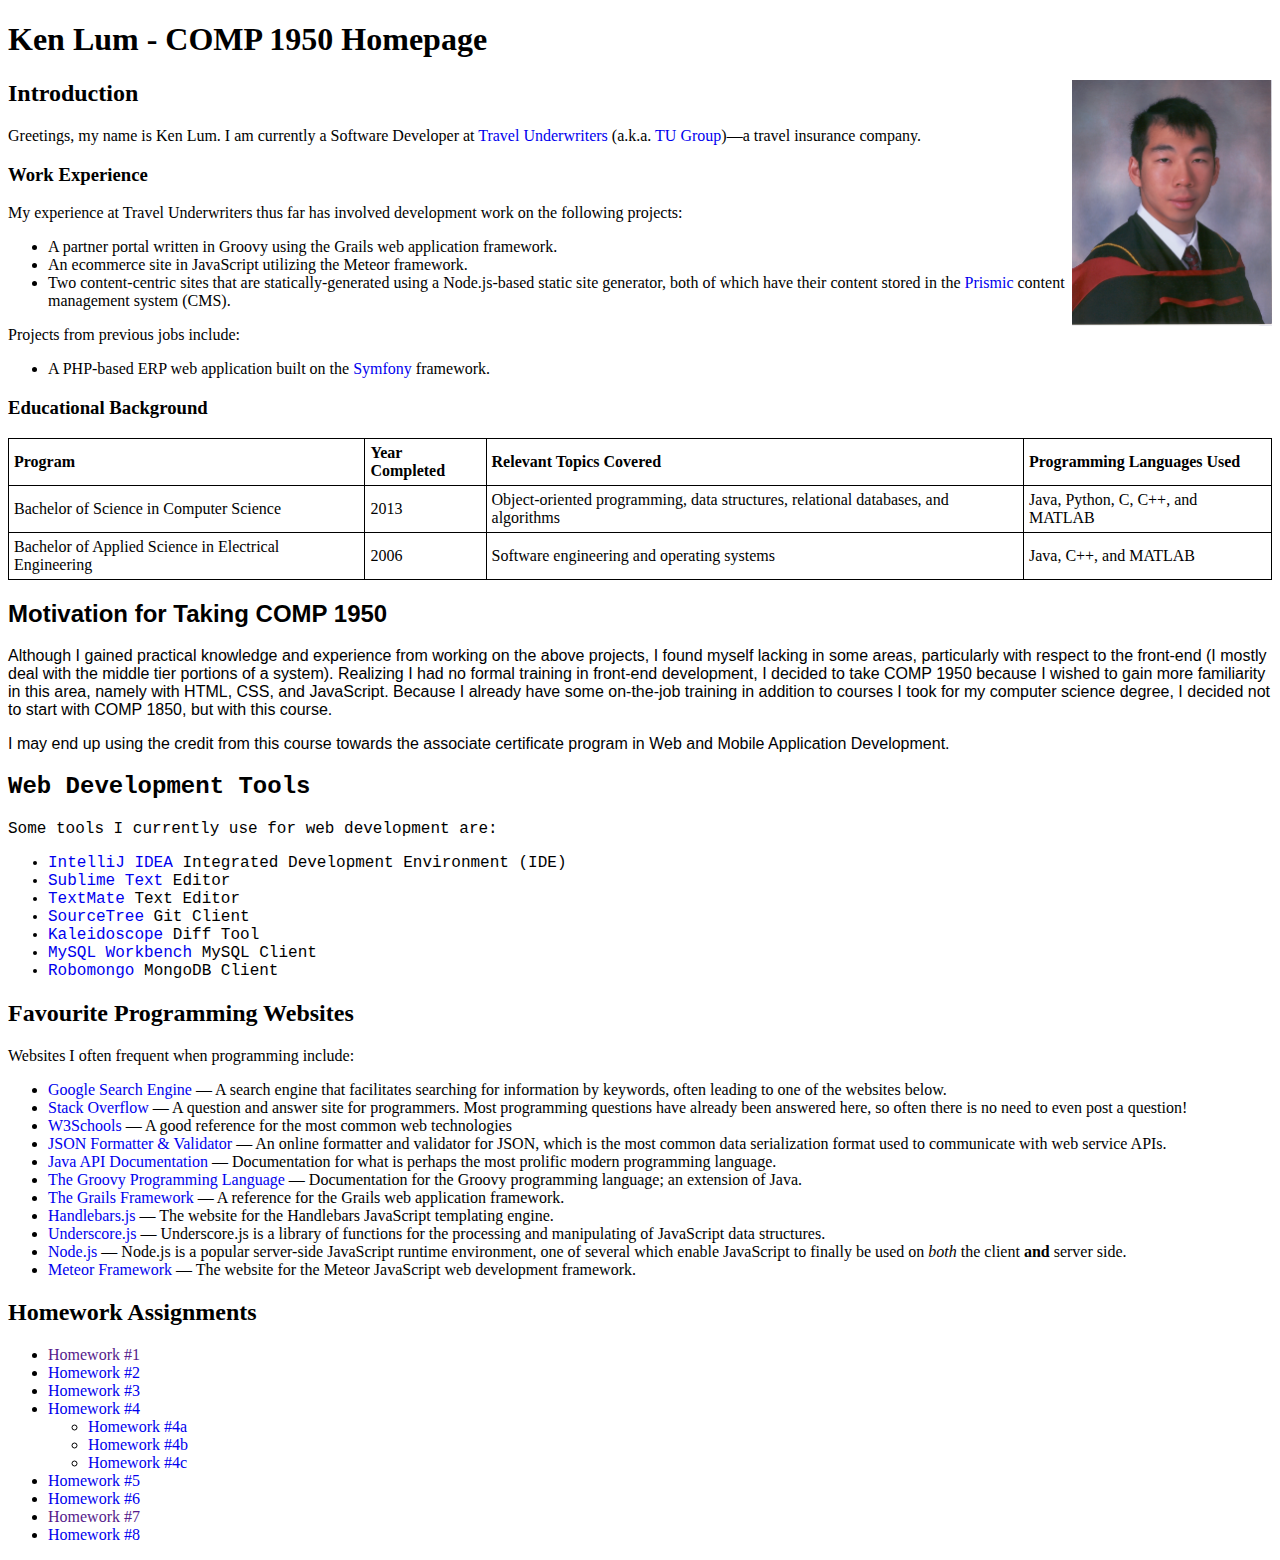
<file: hw1/index.html>
<!DOCTYPE html>
<!--Ken Lum-->
<!--COMP 1950-->
<html>
<head>
    <meta charset="UTF-8">
    <title>Ken Lum - COMP 1950 Homepage</title>
    <link rel="icon" type="image/jpeg" href="./images/pi_avatar.jpg">
    <link rel="stylesheet" type="text/css" href="./css/styles.css">
    <base target="_blank">
</head>
<body>
    <h1>Ken Lum - COMP 1950 Homepage</h1>
    <section class="personal">
        <img src="./images/grad0.jpg" id="profilePic" alt="Profile Picture">
        <h2>Introduction</h2>
        <p>Greetings, my name is Ken Lum. I am currently a Software Developer at <a href="https://www.linkedin.com/company/travel-underwriters-insurance">Travel Underwriters</a>
            (a.k.a. <a href="http://tugroup.com/">TU Group</a>)&mdash;a travel insurance company.</p>
        <h3>Work Experience</h3>
        <p>My experience at Travel Underwriters thus far has involved development work on the following projects:</p>
        <ul>
            <li>A partner portal written in Groovy using the Grails web application framework.</li>
            <li>An ecommerce site in JavaScript utilizing the Meteor framework.</li>
            <li>Two content-centric sites that are statically-generated using a Node.js-based static site generator, both of which have their content stored in the <a href="https://prismic.io/">Prismic</a> content
            management system (CMS).</li>
        </ul>
        <p>Projects from previous jobs include:</p>
        <ul>
            <li>A PHP-based ERP web application built on the <a href="http://symfony.com/">Symfony</a> framework.</li>
        </ul>
        <h3>Educational Background</h3>
        <table class="table-education">
            <tr>
                <th>Program</th>
                <th>Year Completed</th>
                <th>Relevant Topics Covered</th>
                <th>Programming Languages Used</th>
            </tr>
            <tr>
                <td>Bachelor of Science in Computer Science</td>
                <td>2013</td>
                <td>Object-oriented programming, data structures, relational databases, and algorithms</td>
                <td>Java, Python, C, C++, and MATLAB</td>
            </tr>
            <tr>
                <td>Bachelor of Applied Science in Electrical Engineering</td>
                <td>2006</td>
                <td>Software engineering and operating systems</td>
                <td>Java, C++, and MATLAB</td>
            </tr>
        </table>
    </section>
    <section class="motivation">
        <h2>Motivation for Taking COMP 1950</h2>
        <p>Although I gained practical knowledge and experience from working on the above projects, I found myself lacking in some areas, particularly with respect to the front-end (I
            mostly deal with the middle tier portions of a system). Realizing I had no formal training in front-end development, I decided to take COMP 1950 because I wished to gain
            more familiarity in this area, namely with HTML, CSS, and JavaScript. Because I already have some on-the-job training in addition to courses I took for my computer science
            degree, I decided not to start with COMP 1850, but with this course.</p>
        <p>I may end up using the credit from this course towards the associate certificate program in Web and Mobile Application Development.</p>
    </section>
    <section class="tools">
        <h2>Web Development Tools</h2>
        <p>Some tools I currently use for web development are:</p>
        <ul>
            <li><a href="https://www.jetbrains.com/idea/">IntelliJ IDEA</a> Integrated Development Environment (IDE)</li>
            <li><a href="http://www.sublimetext.com/">Sublime Text</a> Editor</li>
            <li><a href="https://macromates.com/">TextMate</a> Text Editor</li>
            <li><a href="http://www.sourcetreeapp.com/">SourceTree</a> Git Client</li>
            <li><a href="http://www.kaleidoscopeapp.com/">Kaleidoscope</a> Diff Tool</li>
            <li><a href="https://www.mysql.com/products/workbench/">MySQL Workbench</a> MySQL Client</li>
            <li><a href="http://robomongo.org/">Robomongo</a> MongoDB Client</li>
        </ul>
    </section>
    <section class="websites">
        <h2>Favourite Programming Websites</h2>
        <p>Websites I often frequent when programming include:</p>
        <ul>
            <li><a href="https://www.google.ca">Google Search Engine</a> &mdash; A search engine that facilitates searching for information by keywords, often leading to one of the websites below.</li>
            <li><a href="http://stackoverflow.com/">Stack Overflow</a> &mdash; A question and answer site for programmers. Most programming questions have already been answered here, so often there is no need to even post a question!</li>
            <li><a href="http://www.w3schools.com/">W3Schools</a> &mdash; A good reference for the most common web technologies</li>
            <li><a href="http://jsonformatter.curiousconcept.com/">JSON Formatter & Validator</a> &mdash; An online formatter and validator for JSON, which is the most common data serialization format used to communicate with web service APIs.</li>
            <li><a href="http://docs.oracle.com/javase/7/docs/api/">Java API Documentation</a> &mdash; Documentation for what is perhaps the most prolific modern programming language.</li>
            <li><a href="http://www.groovy-lang.org/">The Groovy Programming Language</a> &mdash; Documentation for the Groovy programming language; an extension of Java.</li>
            <li><a href="https://grails.org/">The Grails Framework</a> &mdash; A reference for the Grails web application framework.</li>
            <li><a href="http://handlebarsjs.com/">Handlebars.js</a> &mdash; The website for the Handlebars JavaScript templating engine.</li>
            <li><a href="http://underscorejs.org/">Underscore.js</a> &mdash; Underscore.js is a library of functions for the processing and manipulating of JavaScript data structures.</li>
            <li><a href="https://nodejs.org/">Node.js</a> &mdash; Node.js is a popular server-side JavaScript runtime environment, one of several which enable JavaScript to finally be used on <em>both</em> the client <strong>and</strong> server side.</li>
            <li><a href="https://www.meteor.com/">Meteor Framework</a> &mdash; The website for the Meteor JavaScript web development framework.</li>
        </ul>
    </section>
    <section class="assignments">
        <h2>Homework Assignments</h2>
        <ul>
            <li><a href="">Homework #1</a></li>
            <li><a href="./hw2">Homework #2</a></li>
            <li><a href="./hw3">Homework #3</a></li>
            <li><a href="./hw4">Homework #4</a></li>
            <li class="sublist">
                <ul>
                    <li><a href="./hw4a">Homework #4a</a></li>
                    <li><a href="./hw4b">Homework #4b</a></li>
                    <li><a href="./hw4c">Homework #4c</a></li>
                </ul>
            </li>
            <li><a href="./hw5">Homework #5</a></li>
            <li><a href="./hw6">Homework #6</a></li>
            <li><a href="">Homework #7</a></li>
            <li><a href="./hw8">Homework #8</a></li>
        </ul>
    </section>
</body>
</html>
</file>
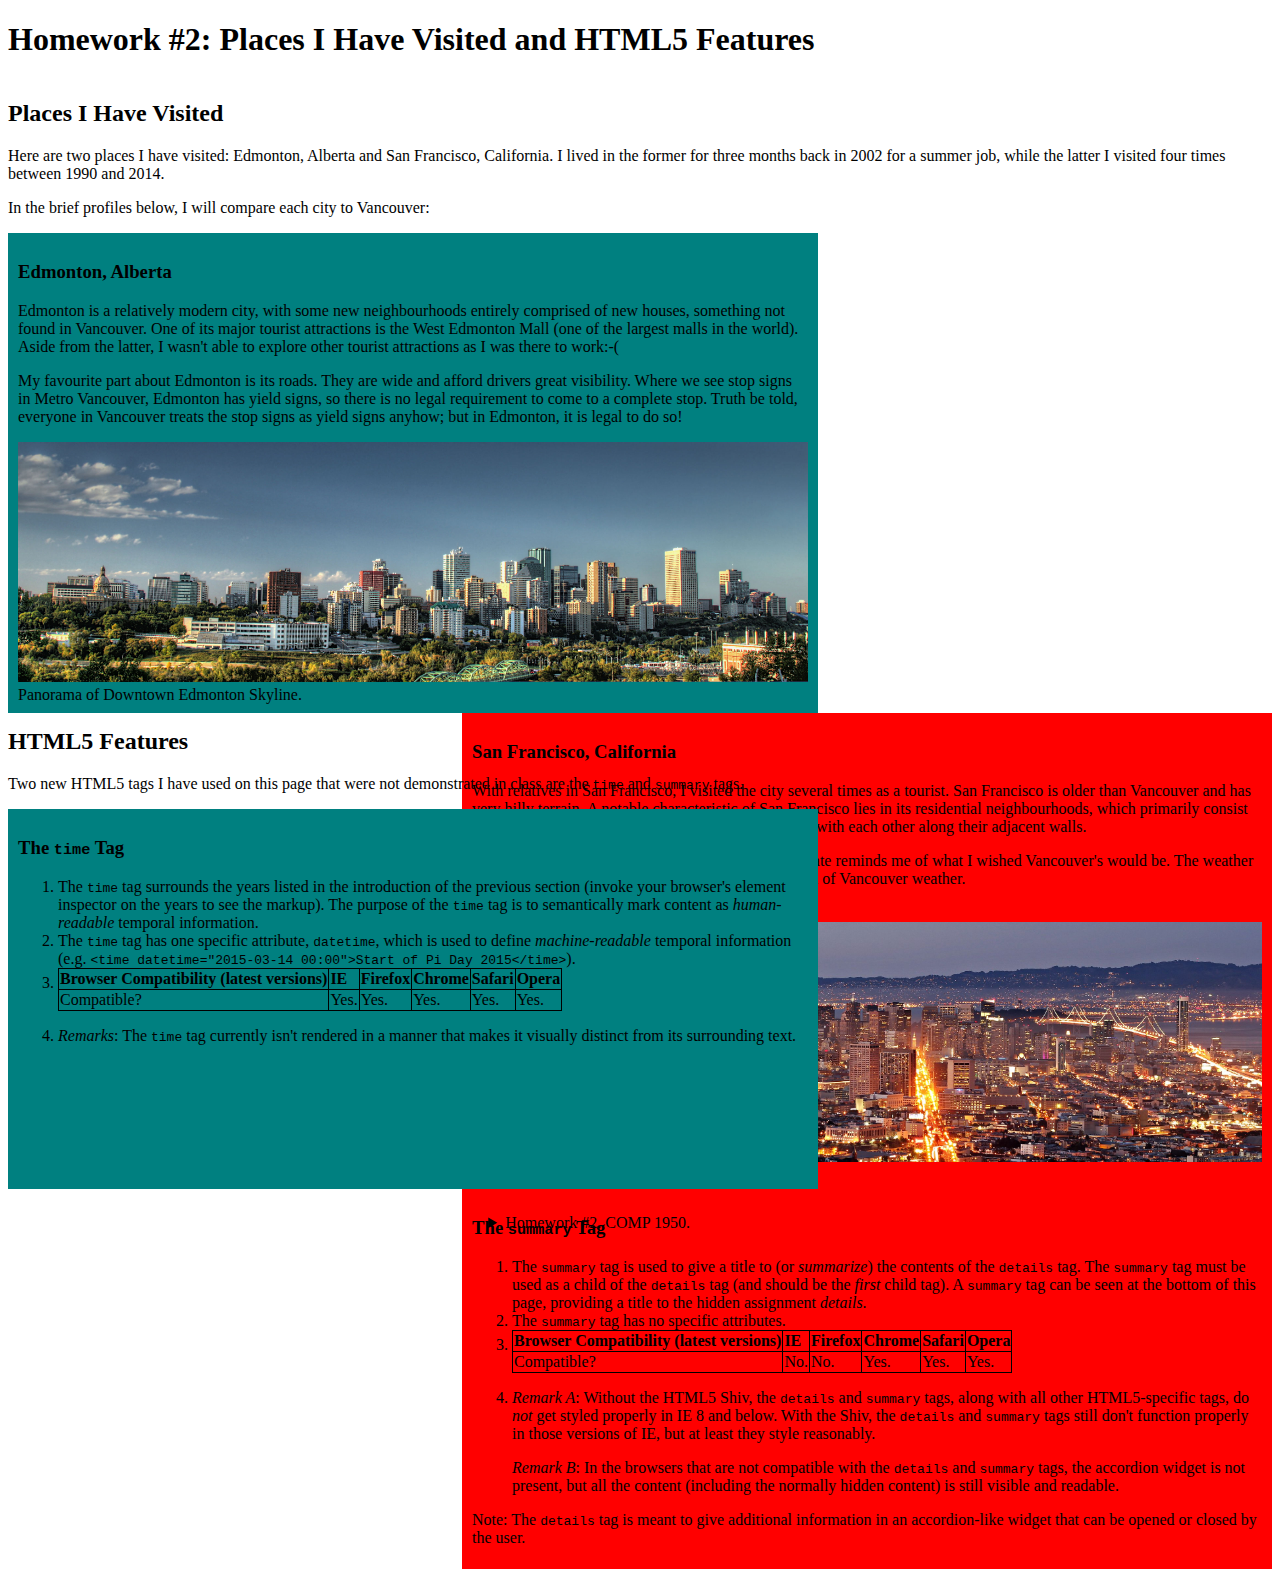
<file: hw2/index.html>
<!DOCTYPE html>
<!--Ken Lum-->
<!--COMP 1950-->
<html>
<head>
    <title>Homework #2: Places I Have Visited and HTML5 Features</title>
    <meta charset="utf-8">
    <link rel="icon" type="image/jpeg" href="./images/pi_avatar.jpg">
    <link rel="stylesheet" type="text/css" href="./css/styles.css">
    <base target="_blank">

    <!--[if lt IE 9]>
        <script src="http://html5shiv.googlecode.com/svn/trunk/html5.js"></script>
    <![endif]-->
</head>
<body>
    <main>
        <header>
            <h1>Homework #2: Places I Have Visited and HTML5 Features</h1>
        </header>
        <section class="content-block">
            <h2>Places I Have Visited</h2>
            <p>
                Here are two places I have visited: Edmonton, Alberta and San Francisco, California. I lived in the
                former for three months back in <time>2002</time> for a summer job, while the latter I visited four
                times between <time>1990</time> and <time>2014</time>.</p>
            <p>
                In the brief profiles below, I will compare each city to Vancouver:
            </p>
            <div class="column-pair" id="column-pair-0">
                <article class="column-left">
                    <h3>Edmonton, Alberta</h3>
                    <p>
                        Edmonton is a relatively modern city, with some new neighbourhoods
                        entirely comprised of new houses, something not found in Vancouver.
                        One of its major tourist attractions is the West Edmonton Mall (one
                        of the largest malls in the world). Aside from the latter, I wasn't
                        able to explore other tourist attractions as I was there to work:-(
                    </p>
                    <p>
                        My favourite part about Edmonton is its roads. They are wide and afford drivers
                        great visibility. Where we see stop signs in Metro Vancouver, Edmonton has yield
                        signs, so there is no legal requirement to come to a complete stop. Truth be told,
                        everyone in Vancouver treats the stop signs as yield signs anyhow; but in Edmonton, it
                        is legal to do so!
                    </p>
                    <figure>
                        <img src="images/edmonton.jpg" alt="Edmonton, AB">
                        <figcaption>Panorama of Downtown Edmonton Skyline.</figcaption>
                    </figure>
                </article>
                <article class="column-right">
                    <h3>San Francisco, California</h3>
                    <p>
                        With relatives in San Francisco, I visited the city several times as a
                        tourist. San Francisco is older than Vancouver and has very hilly terrain.
                        A notable characteristic of San Francisco lies in its residential neighbourhoods,
                        which primarily consist of row houses&mdash;houses which are in physical contact with
                        each other along their adjacent walls.
                    </p>
                    <p>
                        My favourite part about San Francisco is that its climate reminds me of what I wished Vancouver's
                        would be. The weather is essentially a warmer, foggier, and less rainy version of Vancouver weather.
                    </p>
                    <br>
                    <figure>
                        <img src="images/san_francisco.jpg" alt="San Francisco, CA">
                        <figcaption>Panorama of Downtown San Francisco Skyline.</figcaption>
                    </figure>
                </article>
            </div>
        </section>
        <section class="content-block">
            <h2>HTML5 Features</h2>
            <p>
                Two new HTML5 tags I have used on this page that were not demonstrated in class are the <code>time</code> and <code>summary</code> tags.
            </p>
            <div class="column-pair" id="column-pair-1">
                <!--Unlike the above 'column-left' and 'column-right' 'article' elements, the corresponding elements here
                have instead been semantically marked as sections as they refer to other parts of this page and therefore
                do NOT qualify as articles since they are not examples of STANDALONE content.-->
                <section class="column-left">
                    <h3>The <code>time</code> Tag</h3>
                    <ol>
                        <li>
                            The <code>time</code> tag surrounds the years listed in the introduction of the previous section
                            (invoke your browser's element inspector on the years to see the markup). The purpose of the
                            <code>time</code> tag is to semantically mark content as <em>human-readable</em> temporal information.
                        </li>
                        <li>
                            The <code>time</code> tag has one specific attribute, <code>datetime</code>, which is used to define
                            <em>machine-readable</em> temporal information (e.g. <code>&lt;time datetime=&quot;2015-03-14 00:00&quot;&gt;Start
                            of Pi Day 2015&lt;/time&gt;</code>).
                        </li>
                        <li>
                            <table>
                                <tr>
                                    <th>Browser Compatibility (latest versions)</th>
                                    <th>IE</th>
                                    <th>Firefox</th>
                                    <th>Chrome</th>
                                    <th>Safari</th>
                                    <th>Opera</th>
                                </tr>
                                <tr>
                                    <td>Compatible?</td>
                                    <td>Yes.</td>
                                    <td>Yes.</td>
                                    <td>Yes.</td>
                                    <td>Yes.</td>
                                    <td>Yes.</td>
                                </tr>
                            </table>
                        </li>
                        <li>
                            <p>
                                <em>Remarks</em>: The <code>time</code> tag currently isn't rendered in a manner that makes
                                it visually distinct from its surrounding text.
                            </p>
                        </li>
                    </ol>
                </section>
                <section class="column-right">
                    <h3>The <code>summary</code> Tag</h3>
                    <ol>
                        <li>
                            The <code>summary</code> tag is used to give a title to (or <em>summarize</em>) the contents of the
                            <code>details</code> tag. The <code>summary</code> tag must be used as a child of the
                            <code>details</code> tag (and should be the <em>first</em> child tag). A <code>summary</code> tag can be seen at the bottom of this page, providing
                            a title to the hidden assignment <em>details</em>.
                        </li>
                        <li>
                            The <code>summary</code> tag has no specific attributes.
                        </li>
                        <li>
                            <table>
                                <tr>
                                    <th>Browser Compatibility (latest versions)</th>
                                    <th>IE</th>
                                    <th>Firefox</th>
                                    <th>Chrome</th>
                                    <th>Safari</th>
                                    <th>Opera</th>
                                </tr>
                                <tr>
                                    <td>Compatible?</td>
                                    <td>No.</td>
                                    <td>No.</td>
                                    <td>Yes.</td>
                                    <td>Yes.</td>
                                    <td>Yes.</td>
                                </tr>
                            </table>
                        </li>
                        <li>
                            <p>
                                <em>Remark A</em>: Without the HTML5 Shiv, the <code>details</code> and <code>summary</code>
                                tags, along with all other HTML5-specific tags, do <em>not</em> get styled properly in IE 8
                                and below. With the Shiv, the <code>details</code> and <code>summary</code> tags still don't
                                function properly in those versions of IE, but at least they style reasonably.
                            </p>
                            <p>
                                <em>Remark B</em>: In the browsers that are not compatible with the <code>details</code>
                                and <code>summary</code> tags, the accordion widget is not present, but all the content
                                (including the normally hidden content) is still visible and readable.
                            </p>
                        </li>
                    </ol>
                    <aside>
                        <p>
                            Note: The <code>details</code> tag is meant to give additional information in an accordion-like widget
                            that can be opened or closed by the user.
                        </p>
                    </aside>
                </section>
            </div>
        </section>
        <footer>
            <details>
                <summary>Homework #2. COMP 1950.</summary>
                <p>
                    &copy; Ken Lum, 2015. All Rights Reserved.
                    <br>
                    Best viewed at a resolution of 1920x1080 (1080p).
                    <br>
                    <a href="http://bcitcomp.ca/1950/downloads/comp1950_homework02.pdf">Assignment Specifications</a>
                </p>
            </details>
        </footer>
    </main>
</body>
</html>
</file>
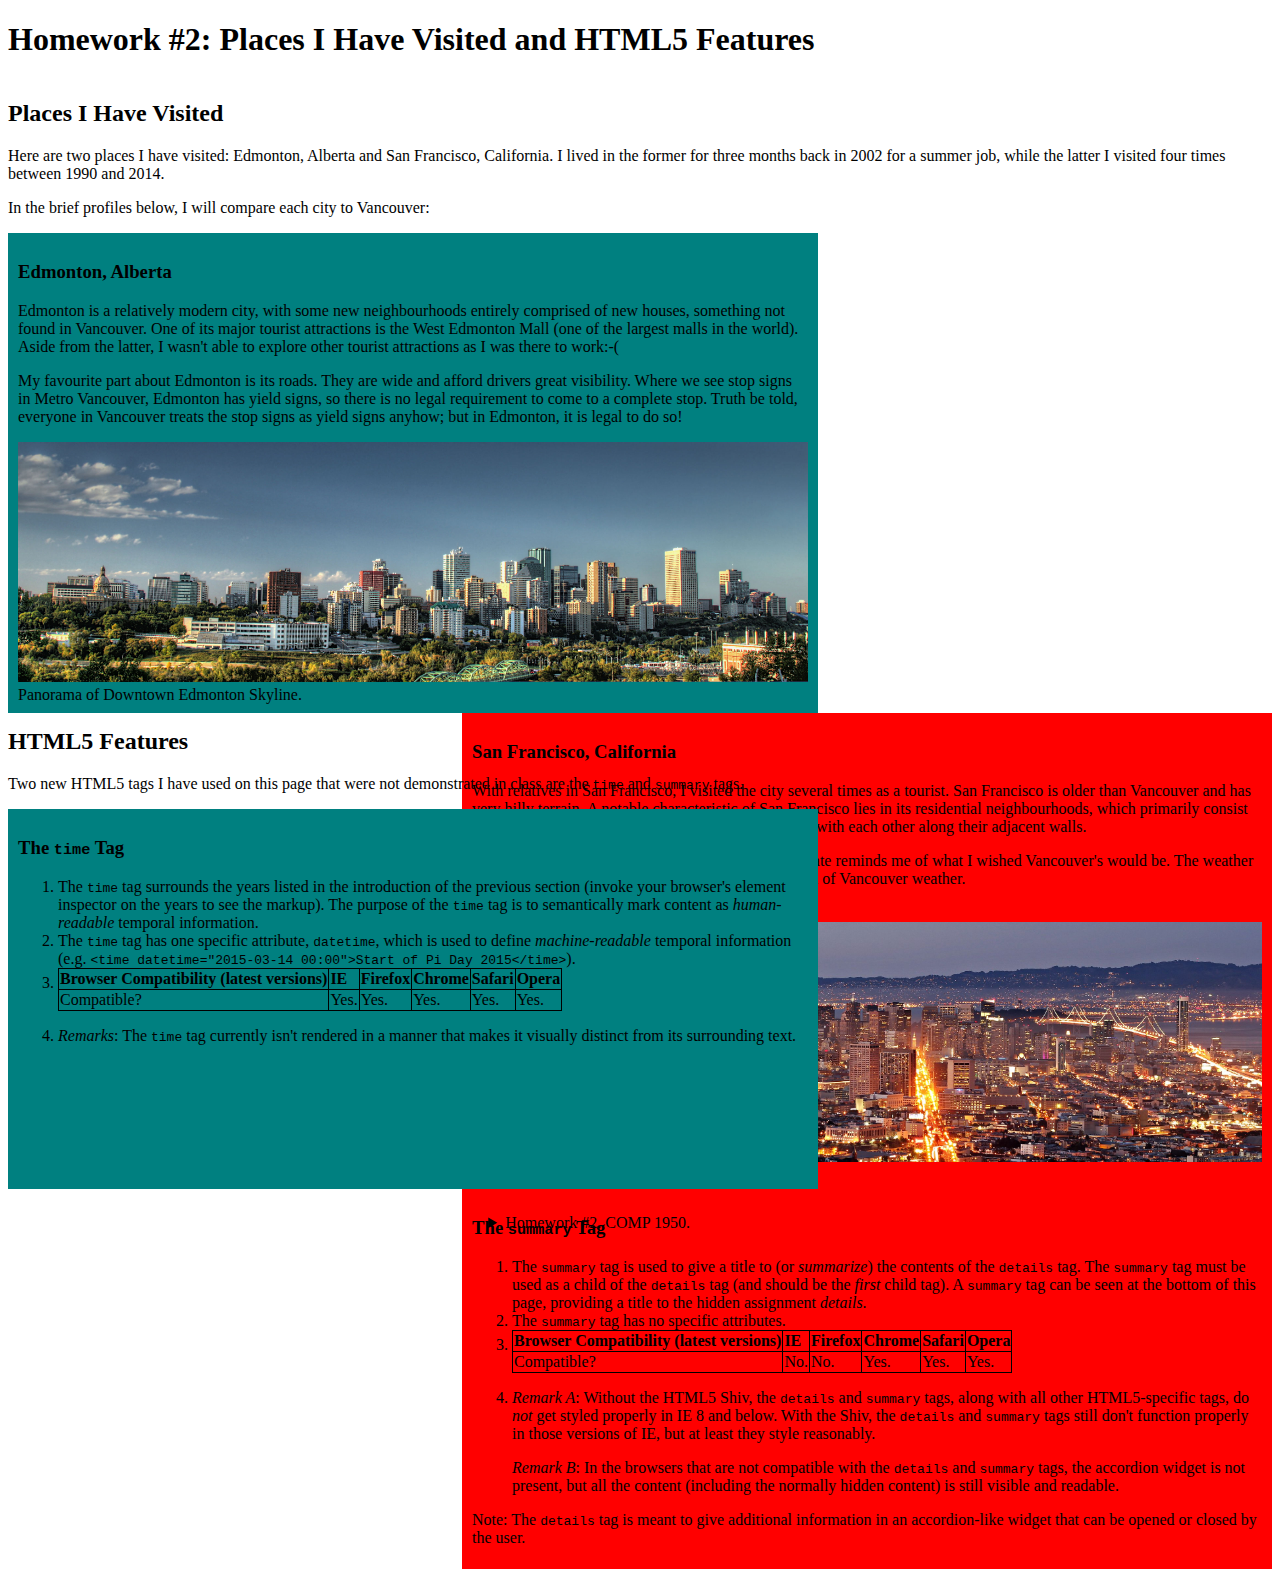
<file: hw3/index.html>
<!DOCTYPE html>
<!--Ken Lum-->
<!--COMP 1950-->
<html>
<head>
    <title>Homework #2: Places I Have Visited and HTML5 Features</title>
    <meta charset="utf-8">
    <link rel="icon" type="image/jpeg" href="./images/pi_avatar.jpg">
    <link rel="stylesheet" type="text/css" title="Original" href="./css/styles.css">
    <link href="./css/style-lucia.css" rel="alternate stylesheet" title="Lucia Siplakova" type="text/css">
    <base target="_blank">

    <!--[if lt IE 9]>
        <script src="http://html5shiv.googlecode.com/svn/trunk/html5.js"></script>
    <![endif]-->
</head>
<body>
    <main>
        <header>
            <h1>Homework #2: Places I Have Visited and HTML5 Features</h1>
        </header>
        <section class="content-block">
            <h2>Places I Have Visited</h2>
            <p>
                Here are two places I have visited: Edmonton, Alberta and San Francisco, California. I lived in the
                former for three months back in <time>2002</time> for a summer job, while the latter I visited four
                times between <time>1990</time> and <time>2014</time>.</p>
            <p>
                In the brief profiles below, I will compare each city to Vancouver:
            </p>
            <div class="column-pair" id="column-pair-0">
                <article class="column-left">
                    <h3>Edmonton, Alberta</h3>
                    <p>
                        Edmonton is a relatively modern city, with some new neighbourhoods
                        entirely comprised of new houses, something not found in Vancouver.
                        One of its major tourist attractions is the West Edmonton Mall (one
                        of the largest malls in the world). Aside from the latter, I wasn't
                        able to explore other tourist attractions as I was there to work:-(
                    </p>
                    <p>
                        My favourite part about Edmonton is its roads. They are wide and afford drivers
                        great visibility. Where we see stop signs in Metro Vancouver, Edmonton has yield
                        signs, so there is no legal requirement to come to a complete stop. Truth be told,
                        everyone in Vancouver treats the stop signs as yield signs anyhow; but in Edmonton, it
                        is legal to do so!
                    </p>
                    <figure>
                        <img src="images/edmonton.jpg" alt="Edmonton, AB">
                        <figcaption>Panorama of Downtown Edmonton Skyline.</figcaption>
                    </figure>
                </article>
                <article class="column-right">
                    <h3>San Francisco, California</h3>
                    <p>
                        With relatives in San Francisco, I visited the city several times as a
                        tourist. San Francisco is older than Vancouver and has very hilly terrain.
                        A notable characteristic of San Francisco lies in its residential neighbourhoods,
                        which primarily consist of row houses&mdash;houses which are in physical contact with
                        each other along their adjacent walls.
                    </p>
                    <p>
                        My favourite part about San Francisco is that its climate reminds me of what I wished Vancouver's
                        would be. The weather is essentially a warmer, foggier, and less rainy version of Vancouver weather.
                    </p>
                    <br>
                    <figure>
                        <img src="images/san_francisco.jpg" alt="San Francisco, CA">
                        <figcaption>Panorama of Downtown San Francisco Skyline.</figcaption>
                    </figure>
                </article>
            </div>
        </section>
        <section class="content-block">
            <h2>HTML5 Features</h2>
            <p>
                Two new HTML5 tags I have used on this page that were not demonstrated in class are the <code>time</code> and <code>summary</code> tags.
            </p>
            <div class="column-pair" id="column-pair-1">
                <!--Unlike the above 'column-left' and 'column-right' 'article' elements, the corresponding elements here
                have instead been semantically marked as sections as they refer to other parts of this page and therefore
                do NOT qualify as articles since they are not examples of STANDALONE content.-->
                <section class="column-left">
                    <h3>The <code>time</code> Tag</h3>
                    <ol>
                        <li>
                            The <code>time</code> tag surrounds the years listed in the introduction of the previous section
                            (invoke your browser's element inspector on the years to see the markup). The purpose of the
                            <code>time</code> tag is to semantically mark content as <em>human-readable</em> temporal information.
                        </li>
                        <li>
                            The <code>time</code> tag has one specific attribute, <code>datetime</code>, which is used to define
                            <em>machine-readable</em> temporal information (e.g. <code>&lt;time datetime=&quot;2015-03-14 00:00&quot;&gt;Start
                            of Pi Day 2015&lt;/time&gt;</code>).
                        </li>
                        <li>
                            <table>
                                <tr>
                                    <th>Browser Compatibility (latest versions)</th>
                                    <th>IE</th>
                                    <th>Firefox</th>
                                    <th>Chrome</th>
                                    <th>Safari</th>
                                    <th>Opera</th>
                                </tr>
                                <tr>
                                    <td>Compatible?</td>
                                    <td>Yes.</td>
                                    <td>Yes.</td>
                                    <td>Yes.</td>
                                    <td>Yes.</td>
                                    <td>Yes.</td>
                                </tr>
                            </table>
                        </li>
                        <li>
                            <p>
                                <em>Remarks</em>: The <code>time</code> tag currently isn't rendered in a manner that makes
                                it visually distinct from its surrounding text.
                            </p>
                        </li>
                    </ol>
                </section>
                <section class="column-right">
                    <h3>The <code>summary</code> Tag</h3>
                    <ol>
                        <li>
                            The <code>summary</code> tag is used to give a title to (or <em>summarize</em>) the contents of the
                            <code>details</code> tag. The <code>summary</code> tag must be used as a child of the
                            <code>details</code> tag (and should be the <em>first</em> child tag). A <code>summary</code> tag can be seen at the bottom of this page, providing
                            a title to the hidden assignment <em>details</em>.
                        </li>
                        <li>
                            The <code>summary</code> tag has no specific attributes.
                        </li>
                        <li>
                            <table>
                                <tr>
                                    <th>Browser Compatibility (latest versions)</th>
                                    <th>IE</th>
                                    <th>Firefox</th>
                                    <th>Chrome</th>
                                    <th>Safari</th>
                                    <th>Opera</th>
                                </tr>
                                <tr>
                                    <td>Compatible?</td>
                                    <td>No.</td>
                                    <td>No.</td>
                                    <td>Yes.</td>
                                    <td>Yes.</td>
                                    <td>Yes.</td>
                                </tr>
                            </table>
                        </li>
                        <li>
                            <p>
                                <em>Remark A</em>: Without the HTML5 Shiv, the <code>details</code> and <code>summary</code>
                                tags, along with all other HTML5-specific tags, do <em>not</em> get styled properly in IE 8
                                and below. With the Shiv, the <code>details</code> and <code>summary</code> tags still don't
                                function properly in those versions of IE, but at least they style reasonably.
                            </p>
                            <p>
                                <em>Remark B</em>: In the browsers that are not compatible with the <code>details</code>
                                and <code>summary</code> tags, the accordion widget is not present, but all the content
                                (including the normally hidden content) is still visible and readable.
                            </p>
                        </li>
                    </ol>
                    <aside>
                        <p>
                            Note: The <code>details</code> tag is meant to give additional information in an accordion-like widget
                            that can be opened or closed by the user.
                        </p>
                    </aside>
                </section>
            </div>
        </section>
        <footer>
            <details>
                <summary>Homework #2. COMP 1950.</summary>
                <p>
                    &copy; Ken Lum, 2015. All Rights Reserved.
                    <br>
                    Best viewed at a resolution of 1920x1080 (1080p).
                    <br>
                    <a href="http://bcitcomp.ca/1950/downloads/comp1950_homework02.pdf">Assignment Specifications</a>
                </p>
            </details>
        </footer>
    </main>
</body>
</html>
</file>
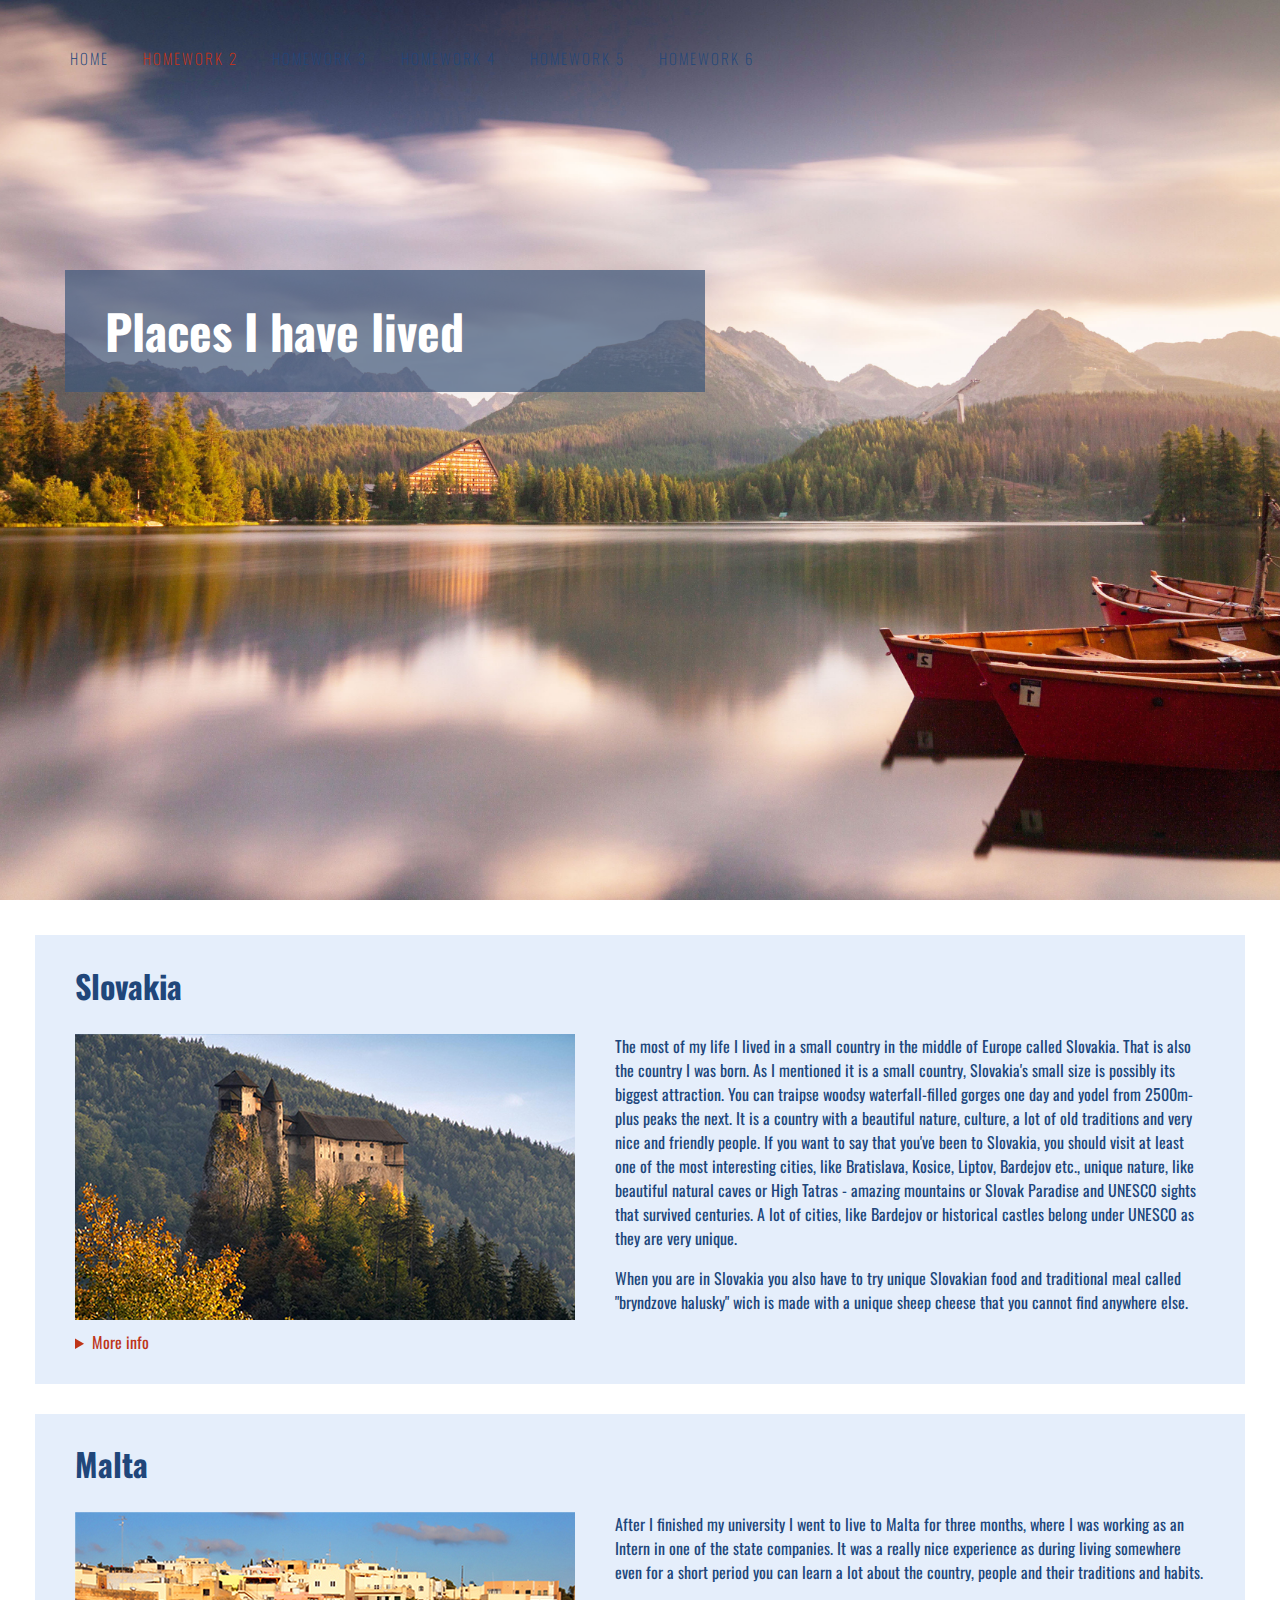
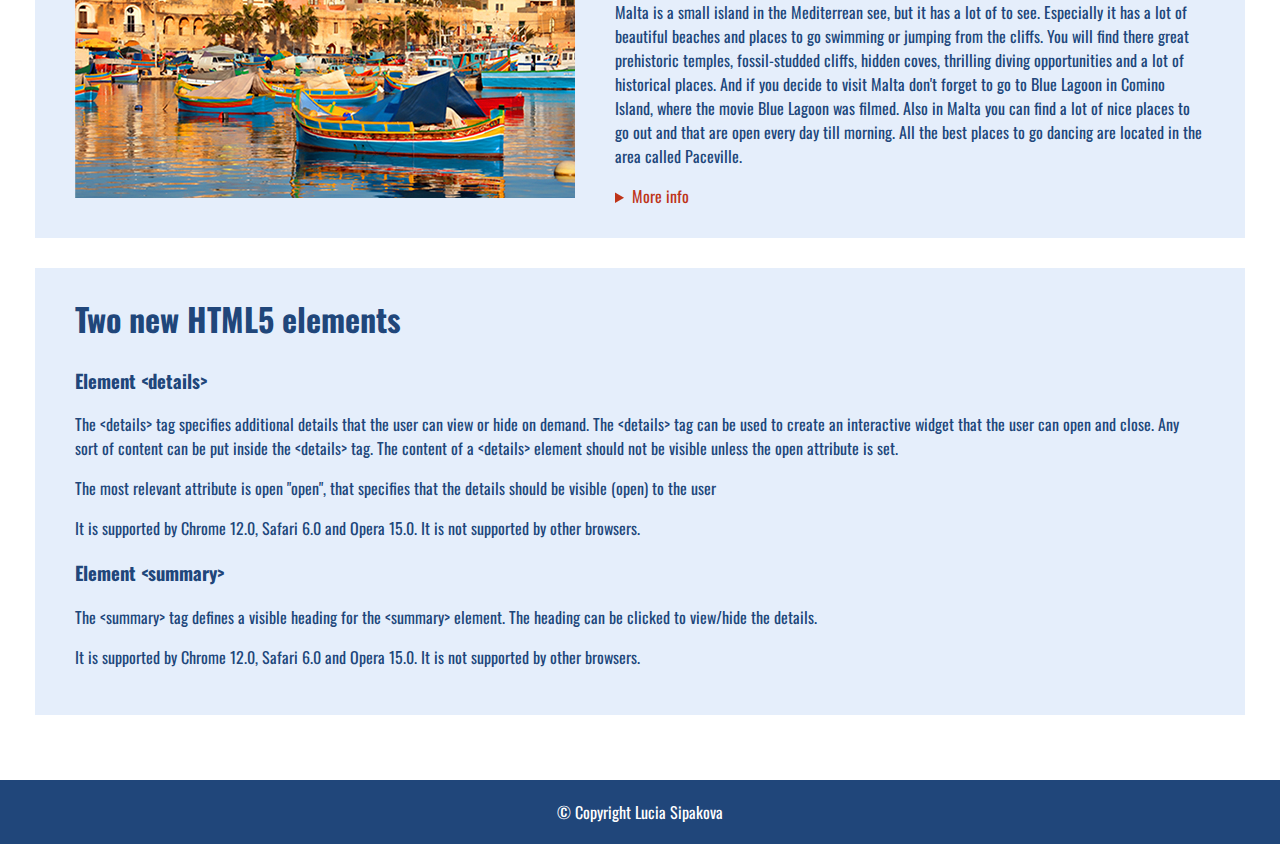
<file: hw3/Homework2/places.html>
<!DOCTYPE html>
<html>
<!--
author: Lucia Siplakova (A00959102)
Course: 1950
-->
    <head>
        <meta charset="utf-8">
        <title>Lucia Siplakova COMP1950 homepage</title>
        <link href="styles/styles.css" rel="stylesheet" title="Original" type="text/css">
        <link href="styles/styles-ken-lum.css" rel="alternate stylesheet" title="Ken Lum" type="text/css">
        <link href='http://fonts.googleapis.com/css?family=Oswald' rel='stylesheet' type='text/css'>
    </head>

    <body>
        <section id="page3">
        <div class="inside">
            <nav>
            <ul>
                <li><a href="index.html">Home</a></li>
                <li><a href="places.html" id="current">Homework 2</a></li>
                <li><a href="#">Homework 3</a></li>
                <li><a href="#">Homework 4</a></li>
                <li><a href="#">Homework 5</a></li>
                <li><a href="#">Homework 6</a></li>
            </ul>
            </nav>
            

            <div class="box">
                <a href="#page4"><h1>Places I have lived</h1></a>
            </div>
            
        </div>
        </section>

        <main>
        <section id="page4">
        <div class="inside">
            <article>
                <h2>Slovakia</h2>  
                <img class="place-img" src="img/slovakia2.jpg">
                <p>The most of my life I lived in a small country in the middle of Europe called Slovakia. That is also the country I was born. As I mentioned it is a small country, Slovakia's small size is possibly its biggest attraction. You can traipse woodsy waterfall-filled gorges one day and yodel from 2500m-plus peaks the next. It is a country with a beautiful nature, culture, a lot of old traditions and very nice and friendly people. If you want to say that you've been to Slovakia, you should visit at least one of the most interesting cities, like Bratislava, Kosice, Liptov, Bardejov etc., unique nature, like beautiful natural caves or High Tatras - amazing mountains or Slovak Paradise and UNESCO sights that survived centuries. A lot of cities, like Bardejov or historical castles belong under UNESCO as they are very unique.</p>
                <p>When you are in Slovakia you also have to try unique Slovakian food and traditional meal called "bryndzove halusky" wich is made with a unique sheep cheese that you cannot find anywhere else.</p>
                <details><summary>More info</summary>You can learn more about this country on <a href="http://slovakia.travel/en" target="_blank">Slovakian official website</a>.</details>
            </article>
            
            <article>
                <h2>Malta</h2>
                <img class="place-img" src="img/malta.jpg">
                <p>After I finished my university I went to live to Malta for three months, where I was working as an Intern in one of the state companies. It was a really nice experience as during living somewhere even for a short period you can learn a lot about the country, people and their traditions and habits.</p>
                <p>Malta is a small island in the Mediterrean see, but it has a lot of to see. Especially it has a lot of beautiful beaches and places to go swimming or jumping from the cliffs. You will find there great prehistoric temples, fossil-studded cliffs, hidden coves, thrilling diving opportunities and a lot of historical places. And if you decide to visit Malta don't forget to go to Blue Lagoon in Comino Island, where the movie Blue Lagoon was filmed. Also in Malta you can find a lot of nice places to go out and that are open every day till morning. All the best places to go dancing are located in the area called Paceville.</p>
                <details><summary>More info</summary>You can learn more about this country on <a href="http://www.visitmalta.com/" target="_blank">Maltese official website</a>.</details>
            </article>
            
            <article>
                <h2>Two new HTML5 elements</h2>
                <h3>Element &lt;details&gt;</h3>
                <p>The &lt;details&gt; tag specifies additional details that the user can view or hide on demand. The &lt;details&gt; tag can be used to create an interactive widget that the user can open and close. Any sort of content can be put inside the &lt;details&gt; tag. The content of a &lt;details&gt; element should not be visible unless the open attribute is set.</p>
                <p>The most relevant attribute is open "open", that specifies that the details should be visible (open) to the user</p>
                <p>It is supported by Chrome 12.0, Safari 6.0 and Opera 15.0. It is not supported by other browsers.</p>
                <h3>Element &lt;summary&gt;</h3>
                <p>The &lt;summary&gt; tag defines a visible heading for the &lt;summary&gt; element. The heading can be clicked to view/hide the details.</p>
                <p>It is supported by Chrome 12.0, Safari 6.0 and Opera 15.0. It is not supported by other browsers.</p>
            </article>
            
        </div>
        </section>
        </main> 
        <footer>© Copyright Lucia Sipakova</footer>
    </body>
</html>
</file>
<file: hw1/css/styles.css>
#profilePic {
    width: 200px;
    height: 246px;
    float: right;
}

a:link, a:visited {
    text-decoration: none;
}

a:hover, a:active {
    text-decoration: underline;
}

table, th, td {
    border: 1px solid black;
    border-collapse: collapse;
    padding: 5px;
    text-align: left;
}

.motivation {
    font-family: Arial, Helvetica, sans-serif;
}

.tools {
    font-family: "Courier New", Courier, monospace;
}

.websites {
    font-family: Georgia, serif;
}

.sublist {
    list-style-type: none;
}
</file>
<file: hw2/css/styles.css>
/* HTML tag selectors */
figure, img {
    width: inherit;
    height: 240px;
}
figure {
    margin: 0;
}

footer {
    width: 100%;
    margin-top: 30px;
    float: left;
}

details {
    left: 50%;
    margin-left: 38%;
}
summary {
    outline: none;
}

a:link, a:visited {
    text-decoration: none;
}
a:hover, a:active {
    text-decoration: underline;
}

table, th, td {
    border: 1px solid black;
    border-collapse: collapse;
    text-align: left;
}

/* Class selectors */
.content-block {
    float: left;
}

.column-pair {
    float: inherit;
    margin-bottom: 15px;
}

.column-left, .column-right {
    float: inherit;
    padding: 10px;
    width: 790px;
    height: inherit;
}
.column-left {
    background-color: teal;
    margin-right: 10px;
}
.column-right {
    float: right;
    background-color: red;
    margin-left: 10px;
}

/* ID selectors */
#column-pair-0 {
    height: 460px;
}
#column-pair-1 {
    height: 360px;
}
</file>
<file: hw3/css/styles.css>
/* HTML tag selectors */
figure, img {
    width: inherit;
    height: 240px;
}
figure {
    margin: 0;
}

footer {
    width: 100%;
    margin-top: 30px;
    float: left;
}

details {
    left: 50%;
    margin-left: 38%;
}
summary {
    outline: none;
}

a:link, a:visited {
    text-decoration: none;
}
a:hover, a:active {
    text-decoration: underline;
}

table, th, td {
    border: 1px solid black;
    border-collapse: collapse;
    text-align: left;
}

/* Class selectors */
.content-block {
    float: left;
}

.column-pair {
    float: inherit;
    margin-bottom: 15px;
}

.column-left, .column-right {
    float: inherit;
    padding: 10px;
    width: 790px;
    height: inherit;
}
.column-left {
    background-color: teal;
    margin-right: 10px;
}
.column-right {
    float: right;
    background-color: red;
    margin-left: 10px;
}

/* ID selectors */
#column-pair-0 {
    height: 460px;
}
#column-pair-1 {
    height: 360px;
}
</file>
<file: hw3/css/style-lucia.css>
/*

Author: Lucia Siplakova
Course: COMP 1950

*/

/* HTML tag selectors */


body {
    margin: 0px; 
    position: relative;
    font-family: sans-serif; 
}

h1, h2, h3 {
    font-family: serif;
}


main {
    margin:0px;   
}

figure, img {
    width: inherit;
    height: 240px;
}

img[alt="San Francisco, CA"] {
    border-style: solid;
    border-color: ghostwhite;
}


header {
    position: relative;
    background-color: rosybrown;
    height: 100px; 
    padding: 20px 0 0 20px;
}

header h1 {
    color:beige;
}


figure {
    margin: 0;
}

footer {
    position: relative;
    height: 100px;
    background-color: rosybrown;
    padding-top: 20px;
    color:beige;
     
}

footer details {
    text-align: center;
}

footer p {
    text-align: center;   
}

details {
    left: 50%;
    margin-left: 38%;
}
summary {
    outline: none;
}

a:link, a:visited {
    text-decoration: none;
    color: lightblue;
}
a:hover, a:active {
    text-decoration: underline;
    color: ghostwhite;
}

table, th, td {
    border: 1px solid lightgrey;
    border-collapse: collapse;
    text-align: left;
    padding: 5px;
}

table tr:nth-child(n) {
    background-color: lavenderblush;   
}

table tr:nth-child(2n) {
    background-color: azure;   
}

/* Class selectors */
.content-block {
    float: center;
    margin: 0px;
    background-color: ghostwhite; 
    padding: 30px;
}

.content-block h2 {
    font-family: Verdena;
    font-size: 1.5em;
    font-style: normal;
}

.column-pair {
    float: center;
}

.column-left, .column-right {
    float: center;
    padding: 30px;
    height: auto;
    margin: 20px 0 0 0;
}



.column-left {
    width: auto;
    background-color: cornsilk;
   
}
.column-right {
    width: auto;
    background-color: blanchedalmond;
    
}

/* ID selectors */
#column-pair-0 {
    height: auto;
}
#column-pair-1 {
    height: auto;
}
</file>
<file: hw3/Homework2/styles/styles.css>
/*

Author: Lucia Siplakova (A00959102)
Course: COMP 1950

*/

/*
--------------------------------------------------------------
HTML Selectors
--------------------------------------------------------------
*/

html {
	height: 100%; 
}

body { 
	height: 100%; 
	color: #333;
	font-family: Oswald, Arial;
	margin: 0px;
 }

nav {
    list-style-type: none;
    position: absolute;
    left: 0px;
    top: 30px;   
}

nav li {
    display: inline;
    padding-right: 0px;
    padding-left: 30px;
    font-family: Oswald;
    font-size: 15px;
    text-transform: uppercase;
    letter-spacing: 2px;
    font-weight: 100;   
}

nav li a {
    text-decoration: none;
    color: #20467a ;
    
}

nav li a:hover {
    color: #ce3214; 

}

h1 { 
	font-size: 3em;
	line-height: 1;
    
 }

h2 { 
	font-size: 2em;
	line-height: 1;
	margin-bottom: 1em;
 }

p { 
	line-height: 1.5;
	margin-bottom: 1em;
}

a {
    text-decoration: none;
    color: #ce3214;
}

a:hover {
    color: #AEBD63; 
}

section { 
	min-height: 100%;
	width: 100%;
 }

section .inside { 
	padding: 40px 65px;
 }

article {
	background-color:#e5eefb;
	color:#20467a;
	padding: 8px 40px 30px 40px;
    margin-bottom: 30px;
}

footer {
    background-color: #20467a;
    padding: 20px;
    color: #ffffff;
    text-align: center;
}

summary {
    color: #be3419;   
}

/*
--------------------------------------------------------------
ID Selectors
--------------------------------------------------------------
*/


#page1 { 
	color: #fff;
	background: url(../img/back1.JPG) no-repeat center center fixed;
	-webkit-background-size: cover;
	-moz-background-size: cover;
	-o-background-size: cover;
	background-size: cover; 
 }
 
 #page1 .box {
	position: relative;
    background-color: rgba(61,87,122,0.7); 
	padding: 5px 35px 30px;
	width: 600px;
    margin-top: 130px;
 }
 
#page2 { 
	background: #ffffff;
	color: #20467a;
 }

#page3 {
    color: #fff;
	background: url(../img/Slovakia-back.jpg) no-repeat center center fixed;
	-webkit-background-size: cover;
	-moz-background-size: cover;
	-o-background-size: cover;
	background-size: cover;
}

#page3 .box {
	position: relative;
    background-color: rgba(61,87,122,0.7); 
	padding: 5px 0px 5px 40px;
	width: 600px;
    margin-top: 230px;
 }

#page3 .box a {
    color: #ffffff;
}

#page3 .box a:hover {
    color: #c44931;
}

#page4 { 
	background: #ffffff;
	color: #20467a;
 }

#page4 .inside {
    padding: 35px 35px;
}

#current {
    color: #ce3214;
}



/*
------------------------------------------------
Class Selectors
------------------------------------------------
*/

.button {
    position: relative;
    margin-left: auto;
    margin-right: auto;
    color: #ffffff;
    text-decoration: none;
    border-style: solid;
    border-color: #ffffff;
    border-width: 2px;
    padding-right: 20px;
    padding-left: 20px;
    padding-bottom: 13px;
    padding-top: 13px;
    font-size: 20px;
    text-transform: uppercase;
}

.button:hover {
    background-color: #be3419; 
    border-color: #be3419;
}

.list li a {
    color: #20467a;  
}

.list li a:hover {
    color: #AEBD63;  
}

.place-img {
    float: left;
    margin-right: 40px;
}
</file>
<file: hw3/Homework2/styles/styles-ken-lum.css>
/*

Author: Ken Lum
Course: COMP 1950

*/

/* HTML tag selectors */
h1 {
    background-color: yellow;
    display: inline-block;
}
h2 {
    color: #1dcd1f;
}

nav > ul > li {
    display: inline;
    margin-left: 35px;
}

img {
    width: auto;
    height: 200px;
}
img[src*="slovakia2.jpg"] {
    float: left;
    margin-right: 15px;
}
img[src$="malta.jpg"] {
    float: right;
    margin-left: 15px;
}

details, footer {
    left: 50%;
    margin-left: 38%;
}
summary {
    outline: none;
}

a:link, a:visited {
    text-decoration: none;
}
a:hover, a:active {
    text-decoration: underline;
}

article:nth-child(2n+1) {
    background-color: black;
    color: white;
}
article:nth-child(2n+1) {
    background-color: white;
    background-color: black;
}

/* Class selectors */
.place-img {
    border: solid;
    border-color: aqua;
}

/* ID selectors */
#page3 {
    background-image: url('../img/Slovakia-back.jpg');
}
#page4 {
    font-family: "Courier New", Courier, monospace;
}

/* Hybrid selectors */
.inside nav {
    background-color: darkgray;
    font-family: "Open Sans", "Helvetica Neue", Helvetica, Arial, sans-serif;
}
</file>
